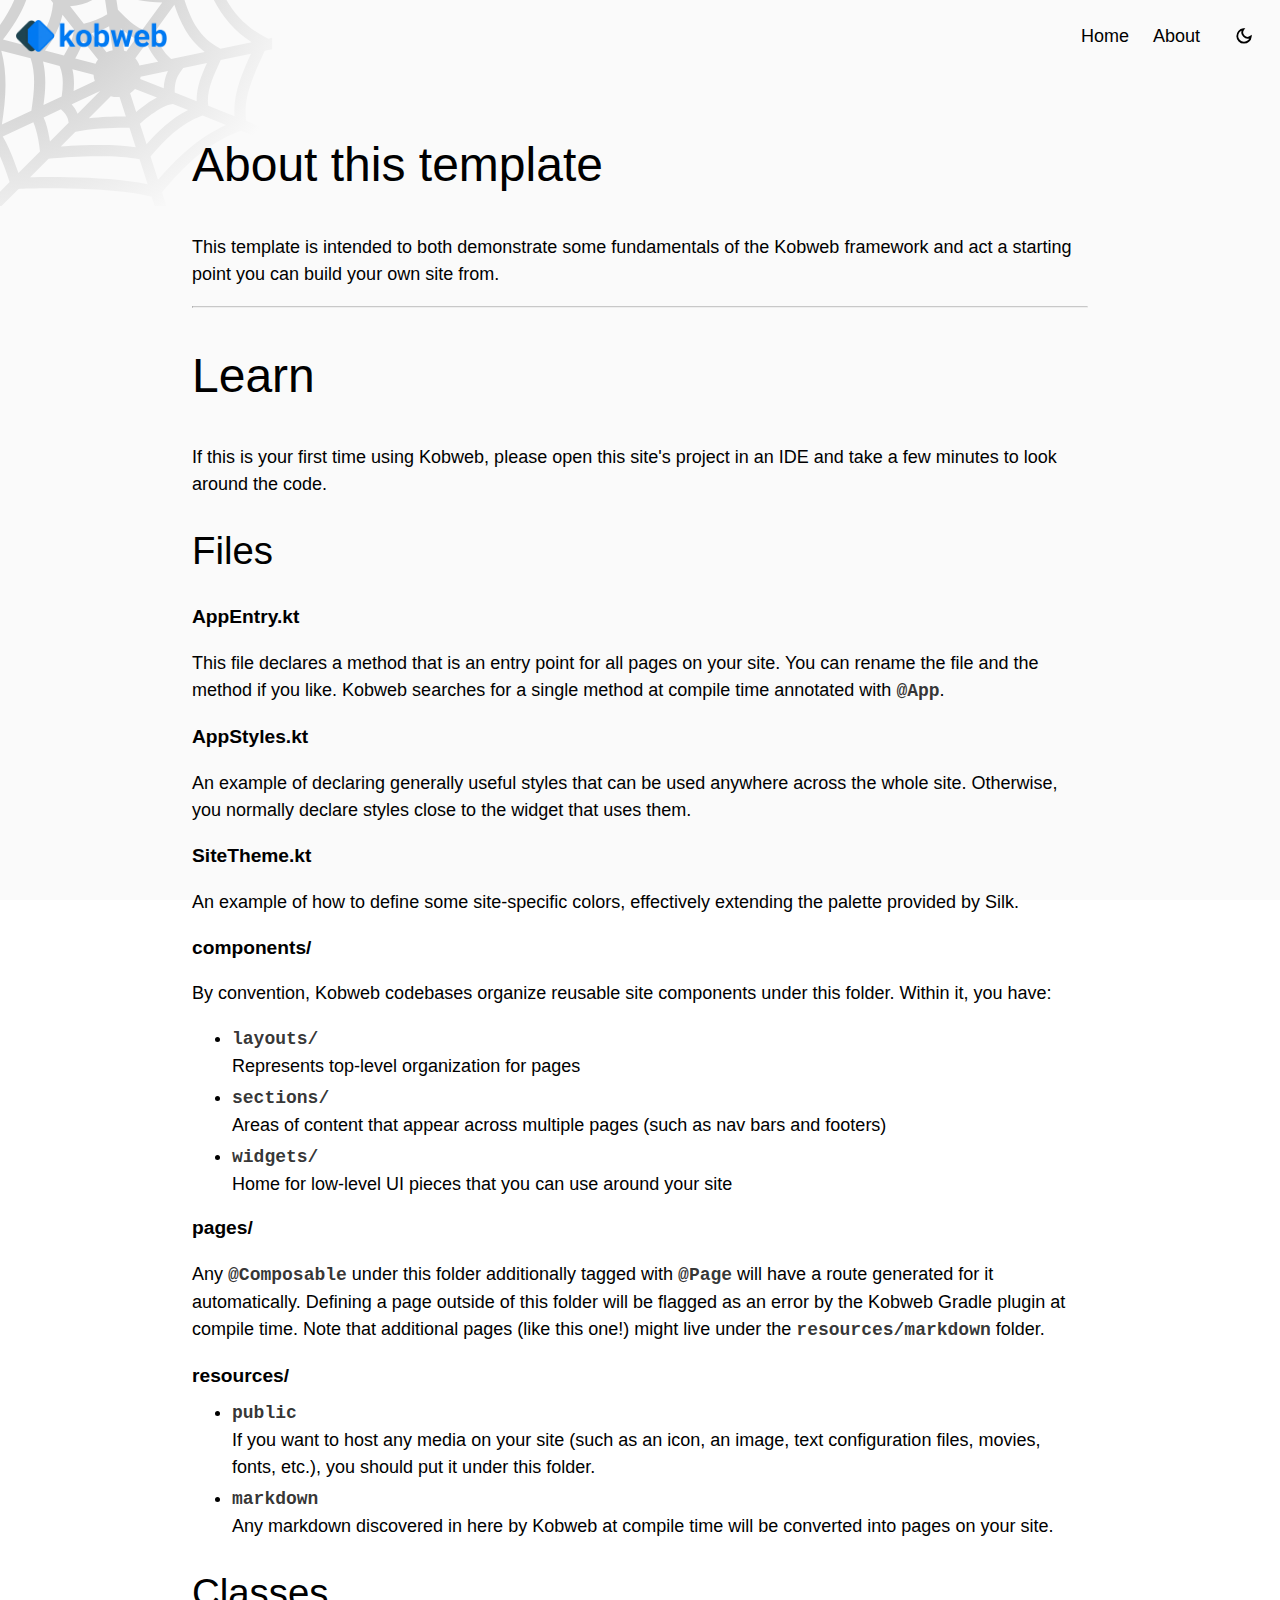
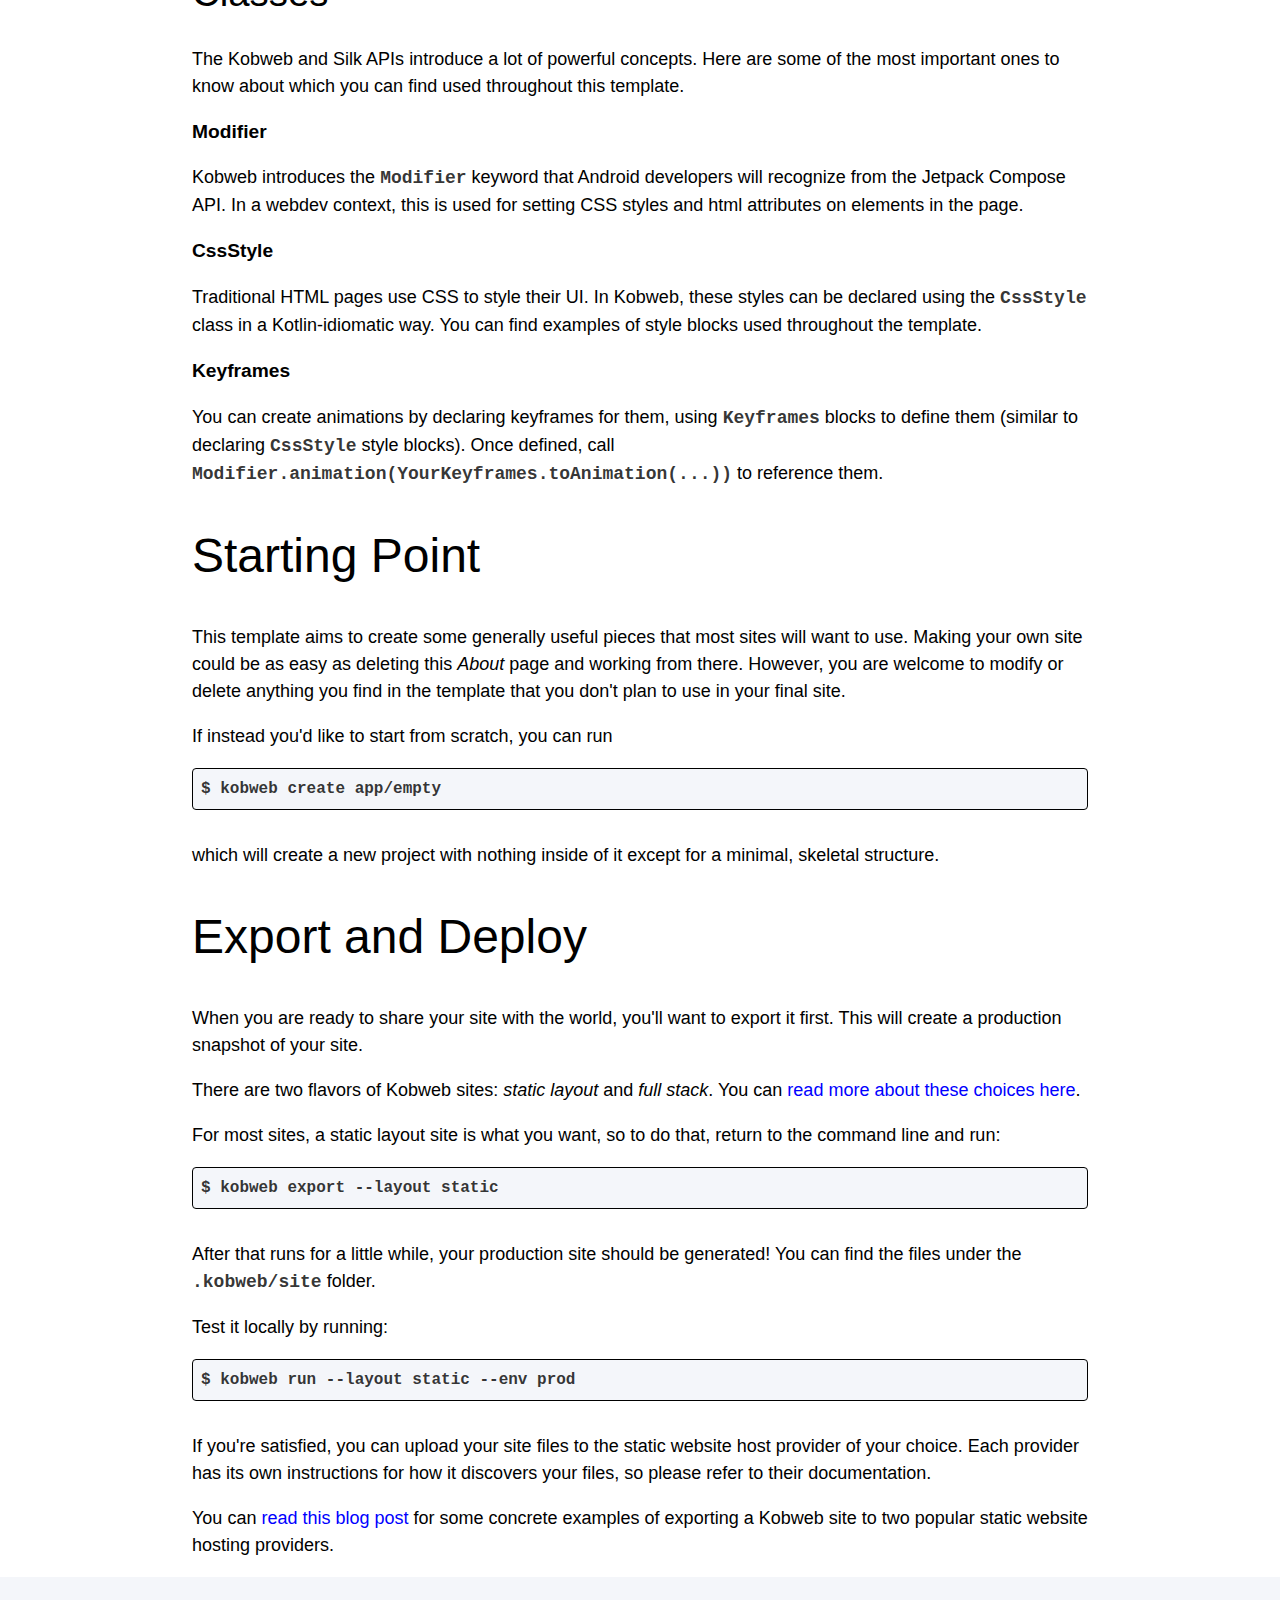
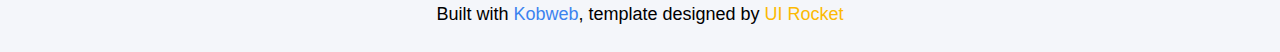
<file: about.html>
<!doctype html>
<html lang="en" class="silk-light">
 <head>
  <meta http-equiv="Content-Type" content="text/html; charset=UTF-8">
  <title>Kobweb - About</title>
  <meta content="Powered by Kobweb" name="description">
  <link href="/favicon.ico" rel="icon">
  <meta content="width=device-width, initial-scale=1" name="viewport">
  <link href="https://cdnjs.cloudflare.com/ajax/libs/font-awesome/6.5.2/css/all.min.css" rel="stylesheet">
 </head>
 <body>
  <div id="_kobweb-root" style="width: 100%; height: 100%;">
   <style>@layer reset-compat, reset, kobweb-compose-compat, kobweb-compose, base-compat, base, component-styles-compat, component-styles, component-variants-compat, component-variants, restricted-styles-compat, restricted-styles, general-styles-compat, general-styles;@layer reset {  html, body { padding: 0px; margin: 0px; }  * { box-sizing: border-box; }}</style>
   <style>@layer reset-compat, reset, kobweb-compose-compat, kobweb-compose, base-compat, base, component-styles-compat, component-styles, component-variants-compat, component-variants, restricted-styles-compat, restricted-styles, general-styles-compat, general-styles;@layer kobweb-compose {  .kobweb-box { display: grid; grid-template-columns: minmax(0px, 1fr); grid-template-rows: minmax(0px, 1fr); }  .kobweb-box > * { grid-area: 1 / 1; }  .kobweb-box.kobweb-align-top-start { place-items: start; }  .kobweb-box.kobweb-align-top-center { place-items: start center; }  .kobweb-box.kobweb-align-top-end { place-items: start end; }  .kobweb-box.kobweb-align-center-start { place-items: center start; }  .kobweb-box.kobweb-align-center { place-items: center; }  .kobweb-box.kobweb-align-center-end { place-items: center end; }  .kobweb-box.kobweb-align-bottom-start { place-items: end start; }  .kobweb-box.kobweb-align-bottom-center { place-items: end center; }  .kobweb-box.kobweb-align-bottom-end { place-items: end; }  .kobweb-box > .kobweb-align-top-start-self { place-self: start; }  .kobweb-box > .kobweb-align-top-center-self { place-self: start center; }  .kobweb-box > .kobweb-align-top-end-self { place-self: start end; }  .kobweb-box > .kobweb-align-center-start-self { place-self: center start; }  .kobweb-box > .kobweb-align-center-self { place-self: center; }  .kobweb-box > .kobweb-align-center-end-self { place-self: center end; }  .kobweb-box > .kobweb-align-bottom-start-self { place-self: end start; }  .kobweb-box > .kobweb-align-bottom-center-self { place-self: end center; }  .kobweb-box > .kobweb-align-bottom-end-self { place-self: end; }  .kobweb-col { display: flex; flex-direction: column; }  .kobweb-col.kobweb-arrange-top { justify-content: flex-start; }  .kobweb-col.kobweb-arrange-center { justify-content: center; }  .kobweb-col.kobweb-arrange-bottom { justify-content: flex-end; }  .kobweb-col.kobweb-arrange-space-evenly { justify-content: space-evenly; }  .kobweb-col.kobweb-arrange-space-between { justify-content: space-between; }  .kobweb-col.kobweb-arrange-space-around { justify-content: space-around; }  .kobweb-col.kobweb-align-start { align-items: flex-start; }  .kobweb-col.kobweb-align-center-horiz { align-items: center; }  .kobweb-col.kobweb-align-end { align-items: flex-end; }  .kobweb-col > .kobweb-align-start-self { align-self: flex-start; }  .kobweb-col > .kobweb-align-center-horiz-self { align-self: center; }  .kobweb-col > .kobweb-align-end-self { align-self: flex-end; }  .kobweb-row { display: flex; flex-direction: row; }  .kobweb-row.kobweb-arrange-start { justify-content: flex-start; }  .kobweb-row.kobweb-arrange-center { justify-content: center; }  .kobweb-row.kobweb-arrange-end { justify-content: flex-end; }  .kobweb-row.kobweb-arrange-space-evenly { justify-content: space-evenly; }  .kobweb-row.kobweb-arrange-space-between { justify-content: space-between; }  .kobweb-row.kobweb-arrange-space-around { justify-content: space-around; }  .kobweb-row.kobweb-align-top { align-items: flex-start; }  .kobweb-row.kobweb-align-center-vert { align-items: center; }  .kobweb-row.kobweb-align-bottom { align-items: flex-end; }  .kobweb-row > .kobweb-align-top-self { align-self: flex-start; }  .kobweb-row > .kobweb-align-center-vert-self { align-self: center; }  .kobweb-row > .kobweb-align-bottom-self { align-self: flex-end; }  .kobweb-spacer { flex-grow: 1; }  .kobweb-row.kobweb-arrange-spaced-by { column-gap: var(--kobweb-arrange-spaced-by); }  .kobweb-col.kobweb-arrange-spaced-by { row-gap: var(--kobweb-arrange-spaced-by); }}</style>
   <style>@layer reset-compat, reset, kobweb-compose-compat, kobweb-compose, base-compat, base, component-styles-compat, component-styles, component-variants-compat, component-variants, restricted-styles-compat, restricted-styles, general-styles-compat, general-styles;.silk-light { color-scheme: light; --silk-background-color: rgb(250, 250, 250); --silk-color: black; --silk-border-color: rgba(0, 0, 0, 0.2); --silk-focus-outline-color: rgba(33, 150, 243, 0.5); --silk-placeholder-color: rgb(158, 158, 158); --silk-button-background-default-color: rgb(204, 204, 204); --silk-button-background-hover-color: rgb(163, 163, 163); --silk-button-background-pressed-color: rgb(122, 122, 122); --silk-checkbox-icon-background-color: rgb(33, 150, 243); --silk-checkbox-icon-background-hover-color: rgb(30, 136, 229); --silk-checkbox-icon-color: white; --silk-input-border-hover-color: rgb(158, 158, 158); --silk-input-border-invalid-color: rgb(183, 28, 28); --silk-input-filled-color: rgb(238, 238, 238); --silk-input-filled-hover-color: rgb(214, 214, 214); --silk-input-filled-focus-color: transparent; --silk-overlay-background-color: rgba(0, 0, 0, 0.5); --silk-switch-thumb-color: white; --silk-tab-color: black; --silk-tab-background-color: white; --silk-tab-disabled-background-color: white; --silk-tab-hover-background-color: lightgray; --silk-tab-pressed-background-color: whitesmoke; --silk-tooltip-background-color: black; --silk-tooltip-color: white; }.silk-dark { color-scheme: dark; --silk-background-color: rgb(6, 8, 11); --silk-color: white; --silk-border-color: rgba(255, 255, 255, 0.2); --silk-focus-outline-color: rgba(33, 150, 243, 0.5); --silk-placeholder-color: rgb(158, 158, 158); --silk-button-background-default-color: rgb(51, 51, 51); --silk-button-background-hover-color: rgb(92, 92, 92); --silk-button-background-pressed-color: rgb(133, 133, 133); --silk-checkbox-icon-background-color: rgb(144, 202, 249); --silk-checkbox-icon-background-hover-color: rgb(100, 181, 246); --silk-checkbox-icon-color: black; --silk-input-border-hover-color: rgb(117, 117, 117); --silk-input-border-invalid-color: rgb(229, 115, 115); --silk-input-filled-color: rgb(33, 33, 33); --silk-input-filled-hover-color: rgb(56, 56, 56); --silk-input-filled-focus-color: transparent; --silk-overlay-background-color: rgba(255, 255, 255, 0.5); --silk-switch-thumb-color: white; --silk-tab-color: white; --silk-tab-background-color: black; --silk-tab-disabled-background-color: black; --silk-tab-hover-background-color: darkslategray; --silk-tab-pressed-background-color: darkgray; --silk-tooltip-background-color: white; --silk-tooltip-color: black; }.silk-light { --silk-link-default-color: blue; --silk-link-visited-color: purple; }.silk-dark { --silk-link-default-color: cyan; --silk-link-visited-color: violet; }@media (prefers-reduced-motion: no-preference) {  html { scroll-behavior: smooth; }}body { font-family: -apple-system, BlinkMacSystemFont, "Segoe UI", Roboto, Oxygen, Ubuntu, Cantarell, "Fira Sans", "Droid Sans", "Helvetica Neue", sans-serif; font-size: 18px; line-height: 1.5; }html, body { height: 100%; }body { scroll-behavior: smooth; }@keyframes silk-checkbox-enabled {   0% { opacity: 0; }  100% { opacity: 1; }}@keyframes side-menu-slide-in {   0% { translate: 100%; }  100% { }}@keyframes hand-shake {   0% { rotate: 0deg; }  25% { rotate: 20deg; }  50% { rotate: -10deg; }  75% { rotate: 10deg; }  100% { rotate: 0deg; }}@keyframes floating {   0% { translate: 0%; }  50% { translate: 0% -15px; }  100% { translate: 0%; }}@scope (.silk-light, .silk-dark) {  @layer component-styles {  :where(&).silk-input, .silk-input { appearance: none; color: var(--silk-color); height: var(--silk-input-height); font-size: var(--silk-input-font-size); background-color: transparent; outline: transparent solid 0px; border: 0px solid transparent; transition: border-color var(--silk-input-color-transition-duration, var(--silk-transition-duration-normal, 200ms)), box-shadow var(--silk-input-color-transition-duration, var(--silk-transition-duration-normal, 200ms)), background-color var(--silk-input-color-transition-duration, var(--silk-transition-duration-normal, 200ms)); }}}@scope (.silk-light, .silk-dark) {  @layer component-styles {  :where(&).silk-input::placeholder, .silk-input::placeholder { opacity: var(--silk-input-placeholder-opacity, var(--silk-placeholder-opacity, 1)); color: var(--silk-input-placeholder-color, var(--silk-placeholder-color)); }}}@scope (.silk-light, .silk-dark) {  @layer component-styles {  :where(&).silk-input-group, .silk-input-group { outline: transparent solid 0px; border: 0px solid transparent; border-radius: var(--silk-input-border-radius); font-size: var(--silk-input-font-size); }}}@scope (.silk-light, .silk-dark) {  @layer general-styles {  :where(&).silk-disabled, .silk-disabled { opacity: 0.5; cursor: not-allowed; }}}@scope (.silk-light, .silk-dark) {  @layer general-styles {  :where(&).silk-smooth-color, .silk-smooth-color { transition: background-color var(--silk-smooth-color-transition-duration, var(--silk-transition-duration-normal, 200ms)); }}}@scope (.silk-light, .silk-dark) {  @layer component-styles {  :where(&).silk-button, .silk-button { color: var(--silk-button-color, var(--silk-color)); background-color: var(--silk-button-background-default-color); line-height: 1.2; height: var(--silk-button-height); min-width: var(--silk-button-height); font-size: var(--silk-button-font-size); font-weight: 600; white-space: nowrap; padding: 0px var(--silk-button-padding-horizontal); vertical-align: middle; border-radius: 0.375rem; border-width: 0px; user-select: none; transition: background-color var(--silk-button-color-transition-duration, var(--silk-transition-duration-normal, 200ms)); }}}@scope (.silk-light, .silk-dark) {  @layer component-styles {  :where(&).silk-button:hover:not([aria-disabled="true"]), .silk-button:hover:not([aria-disabled="true"]) { background-color: var(--silk-button-background-hover-color); cursor: pointer; }}}@scope (.silk-light, .silk-dark) {  @layer component-styles {  :where(&).silk-button:focus-visible:not([aria-disabled="true"]), .silk-button:focus-visible:not([aria-disabled="true"]) { outline: transparent solid 2px; box-shadow: 0px 0px 0 0.1875rem var(--silk-button-background-focus-color, var(--silk-focus-outline-color)); }}}@scope (.silk-light, .silk-dark) {  @layer component-styles {  :where(&).silk-button:active:not([aria-disabled="true"]), .silk-button:active:not([aria-disabled="true"]) { background-color: var(--silk-button-background-pressed-color); }}}@scope (.silk-light, .silk-dark) {  @layer component-styles {  :where(&).silk-callout, .silk-callout { text-align: start; margin-block: 1em; }}}@scope (.silk-light, .silk-dark) {  @layer component-styles {  :where(&).silk-callout > .callout-title, .silk-callout > .callout-title { display: flex; align-items: center; font-weight: 500; font-size: var(--silk-callout-title-font-size); gap: var(--silk-callout-title-gap, 0.5rem); line-height: var(--silk-callout-title-line-height, 1); }}}@scope (.silk-light, .silk-dark) {  @layer component-styles {  :where(&).silk-checkbox, .silk-checkbox { gap: var(--silk-checkbox-spacing, 0.5rem); user-select: none; font-size: var(--silk-checkbox-font-size); cursor: pointer; position: relative; }}}@scope (.silk-light, .silk-dark) {  @layer component-styles {  :where(&).silk-checkbox-icon-container, .silk-checkbox-icon-container { font-size: var(--silk-checkbox-icon-size); width: var(--silk-checkbox-size); height: var(--silk-checkbox-size); border: var(--silk-checkbox-border-width, 0.125rem) solid var(--silk-checkbox-border-color, var(--silk-border-color)); border-radius: var(--silk-checkbox-border-radius, 0.125rem); transition: background-color var(--silk-checkbox-transition-duration, var(--silk-transition-duration-very-fast, 100ms)), border-color var(--silk-checkbox-transition-duration, var(--silk-transition-duration-very-fast, 100ms)); }}}@scope (.silk-light, .silk-dark) {  @layer component-styles {  :where(&).silk-checkbox-icon, .silk-checkbox-icon { width: var(--silk-checkbox-size); height: var(--silk-checkbox-size); color: var(--silk-checkbox-icon-color); }}}@scope (.silk-light, .silk-dark) {  @layer component-styles {  :where(&).silk-overlay, .silk-overlay { background-color: var(--silk-overlay-background-color); }}}@scope (.silk-light, .silk-dark) {  @layer component-styles {  :where(&).silk-popup, .silk-popup { transition: opacity var(--silk-popup-transition-duration, var(--silk-transition-duration-fast, 150ms)); }}}@scope (.silk-light, .silk-dark) {  @layer component-styles {  :where(&).silk-simple-grid, .silk-simple-grid { display: grid; }}}@scope (.silk-light, .silk-dark) {  @media (min-width: 0px) {  @layer component-styles {  :where(&).silk-simple-grid, .silk-simple-grid { grid-template-columns: repeat(var(--silk-simple-grid-col-count-zero), 1fr); }}}}@scope (.silk-light, .silk-dark) {  @media (min-width: 30rem) {  @layer component-styles {  :where(&).silk-simple-grid, .silk-simple-grid { grid-template-columns: repeat(var(--silk-simple-grid-col-count-sm), 1fr); }}}}@scope (.silk-light, .silk-dark) {  @media (min-width: 48rem) {  @layer component-styles {  :where(&).silk-simple-grid, .silk-simple-grid { grid-template-columns: repeat(var(--silk-simple-grid-col-count-md), 1fr); }}}}@scope (.silk-light, .silk-dark) {  @media (min-width: 62rem) {  @layer component-styles {  :where(&).silk-simple-grid, .silk-simple-grid { grid-template-columns: repeat(var(--silk-simple-grid-col-count-lg), 1fr); }}}}@scope (.silk-light, .silk-dark) {  @media (min-width: 80rem) {  @layer component-styles {  :where(&).silk-simple-grid, .silk-simple-grid { grid-template-columns: repeat(var(--silk-simple-grid-col-count-xl), 1fr); }}}}@scope (.silk-light, .silk-dark) {  @layer component-styles {  :where(&).silk-surface, .silk-surface { background-color: var(--silk-surface-background-color, var(--silk-background-color)); color: var(--silk-surface-color, var(--silk-color)); }}}@scope (.silk-light, .silk-dark) {  @layer component-styles {  :where(&).silk-horizontal-divider, .silk-horizontal-divider { border-top: 1px solid var(--silk-divider-color, var(--silk-border-color)); width: 100%; }}}@scope (.silk-light, .silk-dark) {  @layer component-styles {  :where(&).silk-vertical-divider, .silk-vertical-divider { border-left: 1px solid var(--silk-divider-color, var(--silk-border-color)); height: var(--silk-divider-length, 90%); }}}@scope (.silk-light, .silk-dark) {  @layer component-styles {  :where(&).silk-switch, .silk-switch { position: relative; }}}@scope (.silk-light, .silk-dark) {  @layer component-styles {  :where(&).silk-switch-track, .silk-switch-track { width: var(--silk-switch-track-width); min-width: var(--silk-switch-track-width); height: var(--silk-switch-track-height); min-height: var(--silk-switch-track-height); padding: var(--silk-switch-track-padding); border-radius: var(--silk-switch-border-radius, 9999px); background-color: var(--silk-switch-track-background-color); transition: background-color var(--silk-switch-transition-duration, var(--silk-transition-duration-fast, 150ms)); box-sizing: content-box; }}}@scope (.silk-light, .silk-dark) {  @layer component-styles {  :where(&).silk-switch-track:hover:not([aria-disabled="true"]), .silk-switch-track:hover:not([aria-disabled="true"]) { cursor: pointer; }}}@scope (.silk-light, .silk-dark) {  @layer component-styles {  :where(&).silk-switch-thumb, .silk-switch-thumb { width: var(--silk-switch-track-height); height: var(--silk-switch-track-height); border-radius: var(--silk-switch-border-radius, 9999px); background-color: var(--silk-switch-thumb-color); translate: var(--silk-switch-thumb-offset); transition: translate var(--silk-switch-transition-duration, var(--silk-transition-duration-fast, 150ms)); }}}@scope (.silk-light, .silk-dark) {  @layer component-styles {  :where(&).silk-tabs-tab-row, .silk-tabs-tab-row { width: 100%; border-bottom: var(--silk-tab-border-thickness, 2px) solid var(--silk-tab-border-color, var(--silk-border-color)); }}}@scope (.silk-light, .silk-dark) {  @layer component-styles {  :where(&).silk-tabs-tab, .silk-tabs-tab { cursor: pointer; transition: background-color var(--silk-tab-color-transition-duration, var(--silk-transition-duration-normal, 200ms)), color var(--silk-tab-color-transition-duration, var(--silk-transition-duration-normal, 200ms)), border-color var(--silk-tab-color-transition-duration, var(--silk-transition-duration-normal, 200ms)); background-color: var(--silk-tab-background-color); color: var(--silk-tab-color); user-select: none; padding: 0.5rem; margin: 0px 0px calc(-1 * var(--silk-tab-border-thickness, 2px)); border-bottom: var(--silk-tab-border-thickness, 2px) solid var(--silk-tab-border-color, var(--silk-border-color)); }}}@scope (.silk-light, .silk-dark) {  @layer component-styles {  :where(&).silk-tabs-tab[aria-disabled="true"], .silk-tabs-tab[aria-disabled="true"] { background-color: var(--silk-tab-disabled-background-color); cursor: not-allowed; }}}@scope (.silk-light, .silk-dark) {  @layer component-styles {  :where(&).silk-tabs-tab:hover:not([aria-disabled="true"]), .silk-tabs-tab:hover:not([aria-disabled="true"]) { background-color: var(--silk-tab-hover-background-color); }}}@scope (.silk-light, .silk-dark) {  @layer component-styles {  :where(&).silk-tabs-tab:active:not([aria-disabled="true"]), .silk-tabs-tab:active:not([aria-disabled="true"]) { background-color: var(--silk-tab-pressed-background-color); }}}@scope (.silk-light, .silk-dark) {  @layer component-styles {  :where(&).silk-tabs-panel, .silk-tabs-panel { padding: 1rem; width: 100%; flex-grow: 1; overflow-y: auto; }}}@scope (.silk-light, .silk-dark) {  @layer component-styles {  :where(&).silk-tooltip-arrow, .silk-tooltip-arrow { position: absolute; border-width: 5px; border-style: solid; }}}@scope (.silk-light, .silk-dark) {  @layer component-styles {  :where(&).silk-tooltip, .silk-tooltip { position: relative; background-color: var(--silk-tooltip-background-color); color: var(--silk-tooltip-color); border-radius: 6px; }}}@scope (.silk-light, .silk-dark) {  @layer component-styles {  :where(&).silk-tooltip-text, .silk-tooltip-text { padding: 5px; }}}@scope (.silk-light, .silk-dark) {  @layer restricted-styles {  :where(&).silk-button-size_xs, .silk-button-size_xs { --silk-button-font-size: var(--silk-font-size-xs, 0.75rem); --silk-button-height: 1.5rem; --silk-button-padding-horizontal: 0.5rem; }}}@scope (.silk-light, .silk-dark) {  @layer restricted-styles {  :where(&).silk-button-size_sm, .silk-button-size_sm { --silk-button-font-size: var(--silk-font-size-sm, 0.875rem); --silk-button-height: 2rem; --silk-button-padding-horizontal: 0.75rem; }}}@scope (.silk-light, .silk-dark) {  @layer restricted-styles {  :where(&).silk-button-size_md, .silk-button-size_md { --silk-button-font-size: var(--silk-font-size-md, 1rem); --silk-button-height: 2.5rem; --silk-button-padding-horizontal: 1rem; }}}@scope (.silk-light, .silk-dark) {  @layer restricted-styles {  :where(&).silk-button-size_lg, .silk-button-size_lg { --silk-button-font-size: var(--silk-font-size-lg, 1.125rem); --silk-button-height: 3rem; --silk-button-padding-horizontal: 1.5rem; }}}@scope (.silk-light, .silk-dark) {  @layer restricted-styles {  :where(&).silk-checkbox-size_sm, .silk-checkbox-size_sm { --silk-checkbox-size: 0.875rem; --silk-checkbox-icon-size: 0.45rem; --silk-checkbox-font-size: var(--silk-font-size-sm, 0.875rem); }}}@scope (.silk-light, .silk-dark) {  @layer restricted-styles {  :where(&).silk-checkbox-size_md, .silk-checkbox-size_md { --silk-checkbox-size: 1rem; --silk-checkbox-icon-size: 0.625rem; --silk-checkbox-font-size: var(--silk-font-size-md, 1rem); }}}@scope (.silk-light, .silk-dark) {  @layer restricted-styles {  :where(&).silk-checkbox-size_lg, .silk-checkbox-size_lg { --silk-checkbox-size: 1.25rem; --silk-checkbox-icon-size: 0.8rem; --silk-checkbox-font-size: var(--silk-font-size-lg, 1.125rem); }}}@scope (.silk-light, .silk-dark) {  @layer restricted-styles {  :where(&).silk-input-size_xs, .silk-input-size_xs { --silk-input-font-size: var(--silk-font-size-xs, 0.75rem); --silk-input-height: 1.25rem; --silk-input-padding: 0.375rem; --silk-input-border-radius: var(--silk-border-radius-xs, 0.125rem); }}}@scope (.silk-light, .silk-dark) {  @layer restricted-styles {  :where(&).silk-input-size_sm, .silk-input-size_sm { --silk-input-font-size: var(--silk-font-size-sm, 0.875rem); --silk-input-height: 1.75rem; --silk-input-padding: 0.5rem; --silk-input-border-radius: var(--silk-border-radius-sm, 0.25rem); }}}@scope (.silk-light, .silk-dark) {  @layer restricted-styles {  :where(&).silk-input-size_md, .silk-input-size_md { --silk-input-font-size: var(--silk-font-size-md, 1rem); --silk-input-height: 2.25rem; --silk-input-padding: 0.625rem; --silk-input-border-radius: var(--silk-border-radius-md, 0.375rem); }}}@scope (.silk-light, .silk-dark) {  @layer restricted-styles {  :where(&).silk-input-size_lg, .silk-input-size_lg { --silk-input-font-size: var(--silk-font-size-lg, 1.125rem); --silk-input-height: 2.5rem; --silk-input-padding: 0.75rem; --silk-input-border-radius: var(--silk-border-radius-md, 0.375rem); }}}@scope (.silk-light, .silk-dark) {  @layer restricted-styles {  :where(&).silk-switch-size_sm, .silk-switch-size_sm { --silk-switch-track-width: 1.375rem; --silk-switch-track-height: 0.75rem; --silk-switch-track-padding: 0.188rem; }}}@scope (.silk-light, .silk-dark) {  @layer restricted-styles {  :where(&).silk-switch-size_md, .silk-switch-size_md { --silk-switch-track-width: 1.875rem; --silk-switch-track-height: 1rem; --silk-switch-track-padding: 0.188rem; }}}@scope (.silk-light, .silk-dark) {  @layer restricted-styles {  :where(&).silk-switch-size_lg, .silk-switch-size_lg { --silk-switch-track-width: 2.875rem; --silk-switch-track-height: 1.5rem; --silk-switch-track-padding: 0.188rem; }}}@scope (.silk-light) to (.silk-dark) {  @layer restricted-styles {  :where(&).silk-callout-type_caution, .silk-callout-type_caution { --silk-callout-color: crimson; --silk-callout-background-color: rgba(220, 20, 60, 0.15); }}}@scope (.silk-dark) to (.silk-light) {  @layer restricted-styles {  :where(&).silk-callout-type_caution, .silk-callout-type_caution { --silk-callout-color: red; --silk-callout-background-color: rgba(255, 0, 0, 0.2); }}}@layer restricted-styles-compat {  .silk-callout-type_caution_light { --silk-callout-color: crimson; --silk-callout-background-color: rgba(220, 20, 60, 0.15); }}@layer restricted-styles-compat {  .silk-callout-type_caution_dark { --silk-callout-color: red; --silk-callout-background-color: rgba(255, 0, 0, 0.2); }}@scope (.silk-light) to (.silk-dark) {  @layer restricted-styles {  :where(&).silk-callout-type_important, .silk-callout-type_important { --silk-callout-color: darkorchid; --silk-callout-background-color: rgba(153, 50, 204, 0.15); }}}@scope (.silk-dark) to (.silk-light) {  @layer restricted-styles {  :where(&).silk-callout-type_important, .silk-callout-type_important { --silk-callout-color: darkorchid; --silk-callout-background-color: rgba(153, 50, 204, 0.2); }}}@layer restricted-styles-compat {  .silk-callout-type_important_light { --silk-callout-color: darkorchid; --silk-callout-background-color: rgba(153, 50, 204, 0.15); }}@layer restricted-styles-compat {  .silk-callout-type_important_dark { --silk-callout-color: darkorchid; --silk-callout-background-color: rgba(153, 50, 204, 0.2); }}@scope (.silk-light) to (.silk-dark) {  @layer restricted-styles {  :where(&).silk-callout-type_note, .silk-callout-type_note { --silk-callout-color: dodgerblue; --silk-callout-background-color: rgba(30, 144, 255, 0.15); }}}@scope (.silk-dark) to (.silk-light) {  @layer restricted-styles {  :where(&).silk-callout-type_note, .silk-callout-type_note { --silk-callout-color: dodgerblue; --silk-callout-background-color: rgba(30, 144, 255, 0.2); }}}@layer restricted-styles-compat {  .silk-callout-type_note_light { --silk-callout-color: dodgerblue; --silk-callout-background-color: rgba(30, 144, 255, 0.15); }}@layer restricted-styles-compat {  .silk-callout-type_note_dark { --silk-callout-color: dodgerblue; --silk-callout-background-color: rgba(30, 144, 255, 0.2); }}@scope (.silk-light) to (.silk-dark) {  @layer restricted-styles {  :where(&).silk-callout-type_question, .silk-callout-type_question { --silk-callout-color: seagreen; --silk-callout-background-color: rgba(46, 139, 87, 0.15); }}}@scope (.silk-dark) to (.silk-light) {  @layer restricted-styles {  :where(&).silk-callout-type_question, .silk-callout-type_question { --silk-callout-color: aquamarine; --silk-callout-background-color: rgba(127, 255, 212, 0.2); }}}@layer restricted-styles-compat {  .silk-callout-type_question_light { --silk-callout-color: seagreen; --silk-callout-background-color: rgba(46, 139, 87, 0.15); }}@layer restricted-styles-compat {  .silk-callout-type_question_dark { --silk-callout-color: aquamarine; --silk-callout-background-color: rgba(127, 255, 212, 0.2); }}@scope (.silk-light) to (.silk-dark) {  @layer restricted-styles {  :where(&).silk-callout-type_quote, .silk-callout-type_quote { --silk-callout-color: gray; --silk-callout-background-color: rgba(128, 128, 128, 0.15); }}}@scope (.silk-dark) to (.silk-light) {  @layer restricted-styles {  :where(&).silk-callout-type_quote, .silk-callout-type_quote { --silk-callout-color: gray; --silk-callout-background-color: rgba(128, 128, 128, 0.2); }}}@layer restricted-styles-compat {  .silk-callout-type_quote_light { --silk-callout-color: gray; --silk-callout-background-color: rgba(128, 128, 128, 0.15); }}@layer restricted-styles-compat {  .silk-callout-type_quote_dark { --silk-callout-color: gray; --silk-callout-background-color: rgba(128, 128, 128, 0.2); }}@scope (.silk-light) to (.silk-dark) {  @layer restricted-styles {  :where(&).silk-callout-type_tip, .silk-callout-type_tip { --silk-callout-color: limegreen; --silk-callout-background-color: rgba(50, 205, 50, 0.15); }}}@scope (.silk-dark) to (.silk-light) {  @layer restricted-styles {  :where(&).silk-callout-type_tip, .silk-callout-type_tip { --silk-callout-color: limegreen; --silk-callout-background-color: rgba(50, 205, 50, 0.2); }}}@layer restricted-styles-compat {  .silk-callout-type_tip_light { --silk-callout-color: limegreen; --silk-callout-background-color: rgba(50, 205, 50, 0.15); }}@layer restricted-styles-compat {  .silk-callout-type_tip_dark { --silk-callout-color: limegreen; --silk-callout-background-color: rgba(50, 205, 50, 0.2); }}@scope (.silk-light) to (.silk-dark) {  @layer restricted-styles {  :where(&).silk-callout-type_warning, .silk-callout-type_warning { --silk-callout-color: darkorange; --silk-callout-background-color: rgba(255, 140, 0, 0.15); }}}@scope (.silk-dark) to (.silk-light) {  @layer restricted-styles {  :where(&).silk-callout-type_warning, .silk-callout-type_warning { --silk-callout-color: orange; --silk-callout-background-color: rgba(255, 165, 0, 0.2); }}}@layer restricted-styles-compat {  .silk-callout-type_warning_light { --silk-callout-color: darkorange; --silk-callout-background-color: rgba(255, 140, 0, 0.15); }}@layer restricted-styles-compat {  .silk-callout-type_warning_dark { --silk-callout-color: orange; --silk-callout-background-color: rgba(255, 165, 0, 0.2); }}@scope (.silk-light, .silk-dark) {  @layer component-styles {  :where(&).silk-link, .silk-link { text-decoration-line: none; }}}@scope (.silk-light, .silk-dark) {  @layer component-styles {  :where(&).silk-link:link, .silk-link:link { color: var(--silk-link-default-color); }}}@scope (.silk-light, .silk-dark) {  @layer component-styles {  :where(&).silk-link:visited, .silk-link:visited { color: var(--silk-link-visited-color); }}}@scope (.silk-light, .silk-dark) {  @layer component-styles {  :where(&).silk-link:hover, .silk-link:hover { text-decoration-line: underline; }}}@scope (.silk-light, .silk-dark) {  @layer component-styles {  :where(&).silk-toc, .silk-toc { list-style: none; text-align: start; padding: 0rem; }}}@scope (.silk-light, .silk-dark) {  @layer general-styles {  :where(&).headline-text, .headline-text { font-size: 2rem; text-align: start; line-height: 1.2; }}}@scope (.silk-light) to (.silk-dark) {  @layer general-styles {  :where(&).subheadline-text, .subheadline-text { font-size: 1rem; text-align: start; color: rgba(0, 0, 0, 0.8); }}}@scope (.silk-dark) to (.silk-light) {  @layer general-styles {  :where(&).subheadline-text, .subheadline-text { font-size: 1rem; text-align: start; color: rgba(255, 255, 255, 0.8); }}}@layer general-styles-compat {  .subheadline-text_light { font-size: 1rem; text-align: start; color: rgba(0, 0, 0, 0.8); }}@layer general-styles-compat {  .subheadline-text_dark { font-size: 1rem; text-align: start; color: rgba(255, 255, 255, 0.8); }}@scope (.silk-light) to (.silk-dark) {  @layer general-styles {  :where(&).footer, .footer { background-color: rgb(244, 246, 250); padding: 1.5rem 10%; }}}@scope (.silk-dark) to (.silk-light) {  @layer general-styles {  :where(&).footer, .footer { background-color: rgb(19, 23, 31); padding: 1.5rem 10%; }}}@layer general-styles-compat {  .footer_light { background-color: rgb(244, 246, 250); padding: 1.5rem 10%; }}@layer general-styles-compat {  .footer_dark { background-color: rgb(19, 23, 31); padding: 1.5rem 10%; }}@scope (.silk-light, .silk-dark) {  @layer general-styles {  :where(&).nav-header, .nav-header { width: 100%; padding: 1rem; }}}@scope (.silk-light, .silk-dark) {  @layer general-styles {  :where(&).markdown, .markdown { width: 100%; height: 100%; }}}@scope (.silk-light, .silk-dark) {  @layer general-styles {  :where(&).markdown h1, .markdown h1 { font-size: 3rem; font-weight: 400; margin: 0px 0px 2.5rem; line-height: 1.2; }}}@scope (.silk-light, .silk-dark) {  @layer general-styles {  :where(&).markdown h2, .markdown h2 { font-size: 3rem; font-weight: 300; margin: 2rem 0px; }}}@scope (.silk-light, .silk-dark) {  @layer general-styles {  :where(&).markdown h3, .markdown h3 { font-size: 2.4rem; font-weight: 300; margin: 1.5rem 0px; }}}@scope (.silk-light, .silk-dark) {  @layer general-styles {  :where(&).markdown h4, .markdown h4 { font-size: 1.2rem; font-weight: bolder; margin: 1rem 0px 0.5rem; }}}@scope (.silk-light, .silk-dark) {  @layer general-styles {  :where(&).markdown ul, .markdown ul { width: 100%; overflow-wrap: break-word; }}}@scope (.silk-light, .silk-dark) {  @layer general-styles {  :where(&).markdown :is(li, ol, ul), .markdown :is(li, ol, ul) { margin: 0px 0px 0.25rem; }}}@scope (.silk-light) to (.silk-dark) {  @layer general-styles {  :where(&).markdown code, .markdown code { color: rgba(0, 0, 0, 0.8); font-weight: bolder; }}}@scope (.silk-dark) to (.silk-light) {  @layer general-styles {  :where(&).markdown code, .markdown code { color: rgba(255, 255, 255, 0.8); font-weight: bolder; }}}@layer general-styles-compat {  .markdown_light code { color: rgba(0, 0, 0, 0.8); font-weight: bolder; }}@layer general-styles-compat {  .markdown_dark code { color: rgba(255, 255, 255, 0.8); font-weight: bolder; }}@scope (.silk-light, .silk-dark) {  @layer general-styles {  :where(&).markdown pre, .markdown pre { margin: 0.5rem 0px 2rem; width: 100%; }}}@scope (.silk-light) to (.silk-dark) {  @layer general-styles {  :where(&).markdown pre > code, .markdown pre > code { display: block; width: 100%; background-color: rgb(244, 246, 250); border: 1px solid black; border-radius: 0.25rem; padding: 0.5rem; font-size: 1rem; overflow-x: auto; }}}@scope (.silk-dark) to (.silk-light) {  @layer general-styles {  :where(&).markdown pre > code, .markdown pre > code { display: block; width: 100%; background-color: rgb(19, 23, 31); border: 1px solid white; border-radius: 0.25rem; padding: 0.5rem; font-size: 1rem; overflow-x: auto; }}}@layer general-styles-compat {  .markdown_light pre > code { display: block; width: 100%; background-color: rgb(244, 246, 250); border: 1px solid black; border-radius: 0.25rem; padding: 0.5rem; font-size: 1rem; overflow-x: auto; }}@layer general-styles-compat {  .markdown_dark pre > code { display: block; width: 100%; background-color: rgb(19, 23, 31); border: 1px solid white; border-radius: 0.25rem; padding: 0.5rem; font-size: 1rem; overflow-x: auto; }}@scope (.silk-light, .silk-dark) {  @layer general-styles {  :where(&).page-content, .page-content { width: 100%; height: 100%; padding: 4rem 2rem 0px; }}}@scope (.silk-light, .silk-dark) {  @media (min-width: 48rem) {  @layer general-styles {  :where(&).page-content, .page-content { max-width: 60rem; }}}}@scope (.silk-light, .silk-dark) {  @layer component-variants {  :where(&).silk-input-outlined, .silk-input-outlined { padding-inline: var(--silk-input-padding) var(--silk-input-padding); border-radius: var(--silk-input-border-radius); border: 1px solid var(--silk-input-border-color, var(--silk-border-color)); }}}@scope (.silk-light, .silk-dark) {  @layer component-variants {  :where(&).silk-input-outlined[aria-invalid="true"], .silk-input-outlined[aria-invalid="true"] { border: 1px solid var(--silk-input-border-invalid-color); box-shadow: 0px 0px 0 1px var(--silk-input-border-invalid-color); }}}@scope (.silk-light, .silk-dark) {  @layer component-variants {  :where(&).silk-input-outlined:hover:not(:disabled), .silk-input-outlined:hover:not(:disabled) { border-color: var(--silk-input-border-hover-color); }}}@scope (.silk-light, .silk-dark) {  @layer component-variants {  :where(&).silk-input-outlined:focus-visible:not(:disabled), .silk-input-outlined:focus-visible:not(:disabled) { border: 1px solid var(--silk-input-border-focus-color, var(--silk-focus-outline-color)); box-shadow: 0px 0px 0 1px var(--silk-input-border-focus-color, var(--silk-focus-outline-color)); }}}@scope (.silk-light, .silk-dark) {  @layer component-variants {  :where(&).silk-input-filled, .silk-input-filled { padding-inline: var(--silk-input-padding) var(--silk-input-padding); background-color: var(--silk-input-filled-color); border-radius: var(--silk-input-border-radius); border: 1px solid transparent; }}}@scope (.silk-light, .silk-dark) {  @layer component-variants {  :where(&).silk-input-filled:hover:not(:disabled), .silk-input-filled:hover:not(:disabled) { background-color: var(--silk-input-filled-hover-color); }}}@scope (.silk-light, .silk-dark) {  @layer component-variants {  :where(&).silk-input-filled[aria-invalid="true"], .silk-input-filled[aria-invalid="true"] { border-color: var(--silk-input-border-invalid-color); box-shadow: 0px 0px 0 1px var(--silk-input-border-invalid-color); }}}@scope (.silk-light, .silk-dark) {  @layer component-variants {  :where(&).silk-input-filled:focus-visible:not(:disabled), .silk-input-filled:focus-visible:not(:disabled) { background-color: var(--silk-input-filled-focus-color); border-color: var(--silk-input-border-focus-color, var(--silk-focus-outline-color)); box-shadow: 0px 0px 0 1px var(--silk-input-border-focus-color, var(--silk-focus-outline-color)); }}}@scope (.silk-light, .silk-dark) {  @layer component-variants {  :where(&).silk-input-flushed, .silk-input-flushed { border-bottom: 1px solid var(--silk-input-border-color, var(--silk-border-color)); }}}@scope (.silk-light, .silk-dark) {  @layer component-variants {  :where(&).silk-input-flushed[aria-invalid="true"], .silk-input-flushed[aria-invalid="true"] { border-color: var(--silk-input-border-invalid-color); box-shadow: 0px 1px var(--silk-input-border-invalid-color); }}}@scope (.silk-light, .silk-dark) {  @layer component-variants {  :where(&).silk-input-flushed:hover:not(:disabled), .silk-input-flushed:hover:not(:disabled) { border-color: var(--silk-input-border-hover-color); }}}@scope (.silk-light, .silk-dark) {  @layer component-variants {  :where(&).silk-input-flushed:focus-visible:not(:disabled), .silk-input-flushed:focus-visible:not(:disabled) { border-color: var(--silk-input-border-focus-color, var(--silk-focus-outline-color)); box-shadow: 0px 1px var(--silk-input-border-focus-color, var(--silk-focus-outline-color)); }}}@scope (.silk-light, .silk-dark) {  @layer component-variants {  :where(&).silk-callout-left-bordered, .silk-callout-left-bordered { border-left: 0.25em solid var(--silk-callout-color); padding: 0.5rem 1rem; }}}@scope (.silk-light, .silk-dark) {  @layer component-variants {  :where(&).silk-callout-left-bordered > .callout-title, .silk-callout-left-bordered > .callout-title { color: var(--silk-callout-color); margin-bottom: 1rem; }}}@scope (.silk-light, .silk-dark) {  @layer component-variants {  :where(&).silk-callout-left-bordered > .callout-body > p:first-child, .silk-callout-left-bordered > .callout-body > p:first-child { margin-block-start: 0px; }}}@scope (.silk-light, .silk-dark) {  @layer component-variants {  :where(&).silk-callout-left-bordered > .callout-body > p:last-child, .silk-callout-left-bordered > .callout-body > p:last-child { margin-block-end: 0px; }}}@scope (.silk-light, .silk-dark) {  @layer component-variants {  :where(&).silk-callout-left-bordered-filled, .silk-callout-left-bordered-filled { border-left: 0.25em solid var(--silk-callout-color); background-color: var(--silk-callout-background-color); border-radius: 4px; padding: 0.75rem 1rem; box-shadow: rgba(0, 0, 0, 0.12) 0px 1px 2px, rgba(0, 0, 0, 0.08) 0px 3px 10px; }}}@scope (.silk-light, .silk-dark) {  @layer component-variants {  :where(&).silk-callout-left-bordered-filled > .callout-title, .silk-callout-left-bordered-filled > .callout-title { color: var(--silk-callout-color); margin-bottom: 0.75rem; }}}@scope (.silk-light, .silk-dark) {  @layer component-variants {  :where(&).silk-callout-left-bordered-filled > .callout-body > p:first-child, .silk-callout-left-bordered-filled > .callout-body > p:first-child { margin-block-start: 0px; }}}@scope (.silk-light, .silk-dark) {  @layer component-variants {  :where(&).silk-callout-left-bordered-filled > .callout-body > p:last-child, .silk-callout-left-bordered-filled > .callout-body > p:last-child { margin-block-end: 0px; }}}@scope (.silk-light, .silk-dark) {  @layer component-variants {  :where(&).silk-callout-outlined, .silk-callout-outlined { border: 1px solid var(--silk-callout-color); border-radius: 0.2rem; }}}@scope (.silk-light, .silk-dark) {  @layer component-variants {  :where(&).silk-callout-outlined > .callout-title, .silk-callout-outlined > .callout-title { background-color: var(--silk-callout-background-color); padding: 0.75rem; }}}@scope (.silk-light, .silk-dark) {  @layer component-variants {  :where(&).silk-callout-outlined .callout-icon, .silk-callout-outlined .callout-icon { color: var(--silk-callout-color); }}}@scope (.silk-light, .silk-dark) {  @layer component-variants {  :where(&).silk-callout-outlined > .callout-body, .silk-callout-outlined > .callout-body { padding: 0.75rem; }}}@scope (.silk-light, .silk-dark) {  @layer component-variants {  :where(&).silk-callout-outlined > .callout-body > p:first-child, .silk-callout-outlined > .callout-body > p:first-child { margin-block-start: 0px; }}}@scope (.silk-light, .silk-dark) {  @layer component-variants {  :where(&).silk-callout-outlined > .callout-body > p:last-child, .silk-callout-outlined > .callout-body > p:last-child { margin-block-end: 0px; }}}@scope (.silk-light, .silk-dark) {  @layer component-variants {  :where(&).silk-callout-outlined-filled, .silk-callout-outlined-filled { border: 1px solid var(--silk-callout-color); background-color: var(--silk-callout-background-color); border-radius: 4px; padding: 0.75rem; }}}@scope (.silk-light, .silk-dark) {  @layer component-variants {  :where(&).silk-callout-outlined-filled > .callout-title, .silk-callout-outlined-filled > .callout-title { color: var(--silk-callout-color); margin-bottom: 0.75rem; }}}@scope (.silk-light, .silk-dark) {  @layer component-variants {  :where(&).silk-callout-outlined-filled > .callout-body > p:first-child, .silk-callout-outlined-filled > .callout-body > p:first-child { margin-block-start: 0px; }}}@scope (.silk-light, .silk-dark) {  @layer component-variants {  :where(&).silk-callout-outlined-filled > .callout-body > p:last-child, .silk-callout-outlined-filled > .callout-body > p:last-child { margin-block-end: 0px; }}}@scope (.silk-light, .silk-dark) {  @layer component-variants {  :where(&).silk-callout-matching-link :is(:any-link), .silk-callout-matching-link :is(:any-link) { color: var(--silk-callout-color); }}}@scope (.silk-light, .silk-dark) {  @layer component-variants {  :where(&).silk-input-checkbox, .silk-input-checkbox { border: 0px; width: 1px; height: 1px; margin: -1px; padding: 0px; clip-path: inset(50%); overflow: hidden; white-space: nowrap; position: absolute; }}}@scope (.silk-light, .silk-dark) {  @layer component-variants {  :where(&).silk-input-checkbox:focus-visible + *, .silk-input-checkbox:focus-visible + * { box-shadow: 0px 0px 0 var(--silk-checkbox-focus-outline-spread, 0.1875rem) var(--silk-checkbox-focus-outline-color, var(--silk-focus-outline-color)); }}}@scope (.silk-light, .silk-dark) {  @layer component-variants {  :where(&).silk-input-checkbox:not([aria-disabled]):hover + *, .silk-input-checkbox:not([aria-disabled]):hover + * { --silk-checkbox-icon-background-color: var(--silk-checkbox-icon-background-hover-color); }}}@scope (.silk-light, .silk-dark) {  @layer component-variants {  :where(&).silk-checkbox-icon-container-checked, .silk-checkbox-icon-container-checked { background-color: var(--silk-checkbox-icon-background-color); border-color: var(--silk-checkbox-icon-background-color); }}}@scope (.silk-light, .silk-dark) {  @layer component-variants {  :where(&).silk-checkbox-icon-container-unchecked, .silk-checkbox-icon-container-unchecked { background-color: var(--silk-checkbox-unchecked-background-color); }}}@scope (.silk-light, .silk-dark) {  @layer component-variants {  :where(&).silk-input-switch, .silk-input-switch { border: 0px; width: 1px; height: 1px; margin: -1px; padding: 0px; clip-path: inset(50%); overflow: hidden; white-space: nowrap; position: absolute; }}}@scope (.silk-light, .silk-dark) {  @layer component-variants {  :where(&).silk-input-switch:focus-visible + *, .silk-input-switch:focus-visible + * { box-shadow: 0px 0px 0 0.1875rem var(--silk-switch-focus-color, var(--silk-focus-outline-color)); }}}@scope (.silk-light, .silk-dark) {  @layer component-variants {  :where(&).silk-tooltip-arrow-top-left, .silk-tooltip-arrow-top-left { margin: -9px 0px 0px 9px; top: 0px; border-color: transparent transparent var(--silk-tooltip-background-color) transparent; }}}@scope (.silk-light, .silk-dark) {  @layer component-variants {  :where(&).silk-tooltip-arrow-top, .silk-tooltip-arrow-top { margin: -9px 0px 0px -5px; left: 50%; top: 0px; border-color: transparent transparent var(--silk-tooltip-background-color) transparent; }}}@scope (.silk-light, .silk-dark) {  @layer component-variants {  :where(&).silk-tooltip-arrow-top-right, .silk-tooltip-arrow-top-right { margin: -9px 9px 0px 0px; right: 0px; top: 0px; border-color: transparent transparent var(--silk-tooltip-background-color) transparent; }}}@scope (.silk-light, .silk-dark) {  @layer component-variants {  :where(&).silk-tooltip-arrow-left-top, .silk-tooltip-arrow-left-top { margin: 9px 0px 0px -9px; left: 0px; top: 0px; border-color: transparent var(--silk-tooltip-background-color) transparent transparent; }}}@scope (.silk-light, .silk-dark) {  @layer component-variants {  :where(&).silk-tooltip-arrow-left, .silk-tooltip-arrow-left { margin: -5px 0px 0px -9px; left: 0px; top: 50%; border-color: transparent var(--silk-tooltip-background-color) transparent transparent; }}}@scope (.silk-light, .silk-dark) {  @layer component-variants {  :where(&).silk-tooltip-arrow-left-bottom, .silk-tooltip-arrow-left-bottom { margin: 0px 0px 9px -9px; left: 0px; bottom: 0px; border-color: transparent var(--silk-tooltip-background-color) transparent transparent; }}}@scope (.silk-light, .silk-dark) {  @layer component-variants {  :where(&).silk-tooltip-arrow-right-top, .silk-tooltip-arrow-right-top { margin: 9px -9px 0px 0px; right: 0px; top: 0px; border-color: transparent transparent transparent var(--silk-tooltip-background-color); }}}@scope (.silk-light, .silk-dark) {  @layer component-variants {  :where(&).silk-tooltip-arrow-right, .silk-tooltip-arrow-right { margin: -5px -9px 0px 0px; right: 0px; top: 50%; border-color: transparent transparent transparent var(--silk-tooltip-background-color); }}}@scope (.silk-light, .silk-dark) {  @layer component-variants {  :where(&).silk-tooltip-arrow-right-bottom, .silk-tooltip-arrow-right-bottom { margin: 0px -9px 9px 0px; right: 0px; bottom: 0px; border-color: transparent transparent transparent var(--silk-tooltip-background-color); }}}@scope (.silk-light, .silk-dark) {  @layer component-variants {  :where(&).silk-tooltip-arrow-bottom-left, .silk-tooltip-arrow-bottom-left { margin: 0px 0px -9px 9px; left: 0px; bottom: 0px; border-color: var(--silk-tooltip-background-color) transparent transparent transparent; }}}@scope (.silk-light, .silk-dark) {  @layer component-variants {  :where(&).silk-tooltip-arrow-bottom, .silk-tooltip-arrow-bottom { margin: 0px 0px -9px -5px; left: 50%; bottom: 0px; border-color: var(--silk-tooltip-background-color) transparent transparent transparent; }}}@scope (.silk-light, .silk-dark) {  @layer component-variants {  :where(&).silk-tooltip-arrow-bottom-right, .silk-tooltip-arrow-bottom-right { margin: 0px 9px -9px 0px; right: 0px; bottom: 0px; border-color: var(--silk-tooltip-background-color) transparent transparent transparent; }}}@scope (.silk-light, .silk-dark) {  @layer component-variants {  :where(&).silk-image-fit-width, .silk-image-fit-width { width: 100%; object-fit: scale-down; }}}@scope (.silk-light, .silk-dark) {  @layer component-variants {  :where(&).silk-link-uncolored:link, .silk-link-uncolored:link { color: var(--silk-color); }}}@scope (.silk-light, .silk-dark) {  @layer component-variants {  :where(&).silk-link-uncolored:visited, .silk-link-uncolored:visited { color: var(--silk-color); }}}@scope (.silk-light, .silk-dark) {  @layer component-variants {  :where(&).silk-link-undecorated:hover, .silk-link-undecorated:hover { text-decoration-line: none; }}}@scope (.silk-light, .silk-dark) {  @layer component-variants {  :where(&).silk-link-always-underlined, .silk-link-always-underlined { text-decoration-line: underline; }}}@scope (.silk-light, .silk-dark) {  @layer component-variants {  :where(&).silk-toc-bordered, .silk-toc-bordered { border-radius: 5px; border: 1px solid var(--silk-toc-border-color, var(--silk-border-color)); padding: 1rem; }}}@scope (.silk-light, .silk-dark) {  @layer component-variants {  :where(&).silk-button-circle, .silk-button-circle { padding: 0px; border-radius: 50%; }}}@scope (.silk-light, .silk-dark) {  @layer component-variants {  :where(&).silk-button-uncolored, .silk-button-uncolored { --silk-button-background-default-color: transparent; }}}@scope (*) {  @layer reset-compat {  :scope { all: revert-layer; }}  @layer kobweb-compose-compat {  :scope { all: revert-layer; }}  @layer base-compat {  :scope { all: revert-layer; }}  @layer component-styles-compat {  :scope { all: revert-layer; }}  @layer component-variants-compat {  :scope { all: revert-layer; }}  @layer restricted-styles-compat {  :scope { all: revert-layer; }}  @layer general-styles-compat {  :scope { all: revert-layer; }}}</style>
   <style>@layer reset-compat, reset, kobweb-compose-compat, kobweb-compose, base-compat, base, component-styles-compat, component-styles, component-variants-compat, component-variants, restricted-styles-compat, restricted-styles, general-styles-compat, general-styles;@media not all and (min-width: 0px) {  .silk-display-if-at-least-zero { display: none !important; }}@media (min-width: 0px) {  .silk-display-until-zero { display: none !important; }}@media not all and (min-width: 30rem) {  .silk-display-if-at-least-sm { display: none !important; }}@media (min-width: 30rem) {  .silk-display-until-sm { display: none !important; }}@media not all and (min-width: 48rem) {  .silk-display-if-at-least-md { display: none !important; }}@media (min-width: 48rem) {  .silk-display-until-md { display: none !important; }}@media not all and (min-width: 62rem) {  .silk-display-if-at-least-lg { display: none !important; }}@media (min-width: 62rem) {  .silk-display-until-lg { display: none !important; }}@media not all and (min-width: 80rem) {  .silk-display-if-at-least-xl { display: none !important; }}@media (min-width: 80rem) {  .silk-display-until-xl { display: none !important; }}</style>
   <div class="silk-surface silk-smooth-color" style="height: 100%;">
    <div class="kobweb-box kobweb-align-center" style="width: 100%; min-height: 100vh; grid-template-rows: 1fr min-content;">
     <svg class="kobweb-align-top-start-self" style="grid-row: 1 / 2; max-width: 100%;" width="25rem" height="20rem">
      <defs>
       <radialGradient id="cobweb-fade-out" cx="0" cy="0" r="120%">
        <stop offset="50%" stop-color="lightgray"></stop>
        <stop offset="100%" stop-color="lightgray" stop-opacity="0"></stop>
       </radialGradient>
      </defs><path d="M-19.5501 -131.516L37.5899-59.412C34.8649 -10.82 13.8419 26.38 -14.8001 60.62L-21.5161 58.86V78.18L-18.9591 78.852C-3.60911 123.917 -9.87111 169.679 -17.1391 217.146L-21.5151 219.193V239.823L-12.3351 235.529C-5.81911 246.236 1.32289 262.576 6.72489 276.859C10.0329 285.624 13.1183 294.472 15.9779 303.394L-21.5151 341.084V343.514H2.42689L30.9769 314.814C40.2469 314.451 72.7469 313.341 113.677 314.064C160.421 314.889 216.289 318.364 252.727 327.731L257.807 343.515H277.439L270.009 320.427C305.949 278.917 341.921 239.902 401.743 218.087L453.517 238.573V218.476L410.534 201.468C404.16 162.258 423.289 124.803 441.154 84.788L453.517 82.203V63.111L447.194 64.434L441.744 61.631C385.656 32.8 365.41 -16.36 348.444 -71.07L392.628 -131.516H369.478L330.878 -78.706C272.605 -77.452 218.403 -81.169 176.432 -116.496L174.158 -131.516H155.258L158.096 -112.766C130.96 -83.776 100.532 -64.812 53.5119 -69.41L4.29189 -131.516H-19.5521H-19.5501ZM180.367 -90.512C220.975 -64.208 268.865 -59.618 317.121 -59.882L283.981 -14.542C247.393 -14.146 214.125 -17.576 188.136 -39.18L180.367 -90.512ZM161.533 -90.072L169.823 -35.297C152.008 -16.681 132.529 -5.117 101.828 -8.443L68.7519 -50.18C107.345 -50.92 137.11 -67.324 161.532 -90.072H161.533ZM334.857 -52.48C350.393 -5.51302 371.907 40.21 419.407 70.242L367.639 81.062L366.823 80.645C329.553 61.5 316.378 29.005 304.888 -8.18501L304.172 -10.5L334.855 -52.48H334.857ZM54.1169 -38.562L88.5099 4.836C85.9869 34.419 73.1059 57.496 55.3699 79.043L4.96589 65.81C28.6799 36.036 47.6059 2.41699 54.1179 -38.563L54.1169 -38.562ZM191.965 -13.872C215.901 -0.177994 243.015 3.528 270.369 4.076L237.459 49.104C222.401 42.74 211.322 31.351 198.889 18.779L196.546 16.409L191.964 -13.871L191.965 -13.872ZM173.187 -13.062L178.779 23.893C167.603 31.393 154.343 36.043 139.733 39.385L116.831 10.488C139.541 9.093 157.926 -0.192001 173.187 -13.062ZM290.567 8.11099C300.313 37.266 313.713 66.128 341.147 86.601L285.219 98.291C272.222 87.109 265.242 73.557 258.063 58.401L256.393 54.871L290.567 8.11099ZM104.135 24.554L123.277 48.708L123.199 49.418C121.269 66.783 114.322 79.048 106.549 92.481L75.0129 84.201C88.2249 66.845 98.9529 47.373 104.133 24.554H104.135ZM181.809 43.907L187.821 83.649C184.26 84.3288 180.81 85.5 177.571 87.129L152.394 55.362C162.584 52.612 172.524 49.017 181.808 43.908L181.809 43.907ZM201.169 46.95C208.524 53.528 216.689 59.672 226.321 64.34L210.487 86.002C209.307 85.5035 208.103 85.0636 206.88 84.684L201.17 46.949L201.169 46.95ZM138.419 67.814L163.329 99.244C161.729 101.454 160.361 103.823 159.249 106.314L125.335 97.412C130.29 88.655 135.165 79.159 138.419 67.814ZM243.944 71.896C249.064 82.311 255.048 92.991 263.597 102.809L232.454 109.317C230.89 104.865 228.541 100.73 225.517 97.107L243.944 71.896ZM2.17189 84.4L51.0449 97.23C60.2719 125.445 56.8399 154.31 52.2449 184.678L3.17289 207.64C9.12289 167.493 13.4619 126.226 2.17189 84.4ZM418.314 89.562C403.381 122.197 388.2 156.295 390.881 193.692L347.141 176.385C343.541 151.369 355.917 126.94 367.866 100.107L418.316 89.563L418.314 89.562ZM71.7379 102.662L99.3519 109.91L99.9139 111.31C106.014 126.443 105.297 143.082 102.814 161.018L72.4959 175.203C75.7099 151.691 77.4719 127.39 71.7379 102.662ZM345.033 104.879C335.99 124.696 327.236 145.682 327.781 168.726L291.194 154.249C291.19 141.101 292.589 131.409 300.314 120.329L305.294 113.185L345.034 104.878L345.033 104.879ZM120.673 115.507L155.91 124.759C156.126 128.317 156.825 131.829 157.988 135.199L122.718 151.702C123.768 139.802 123.644 127.654 120.673 115.507ZM279.833 118.507C275.208 127.94 273.453 137.397 272.885 147.005L233.607 131.465C233.873 130.34 234.077 129.192 234.247 128.035L279.832 118.507H279.833ZM225.037 148.169L261.541 162.612C252.631 167.192 244.225 173.148 236.864 178.772C233.505 181.339 230.209 183.988 226.978 186.714L216.876 155.317C219.916 153.317 222.662 150.909 225.038 148.169H225.037ZM166.917 151.653L129.26 189.51C126.702 183.31 123.242 178.363 119.672 174.275L119.76 173.719L166.914 151.653H166.917ZM184.647 160.325C189.395 161.652 194.351 162.077 199.256 161.58L209.729 194.12C196.415 193.96 172.116 194.196 148.036 197.13L184.646 160.326L184.647 160.325ZM288.133 173.135L313.496 183.169C284.096 198.089 263.12 219.065 244.244 240.369L233.2 206.05C236.754 202.876 241.93 198.42 248.21 193.623C259.63 184.896 274.418 175.923 283.895 173.996L288.133 173.135ZM101.635 182.2L103.152 183.725C109 189.6 113.125 194.028 114.375 204.475L83.2319 235.783C82.8819 233.513 82.4939 231.153 82.0319 228.641C80.0219 217.691 77.5839 205.699 72.7069 195.737L101.635 182.202V182.2ZM337.563 192.693L376.781 208.211C327.358 230.711 293.866 264.895 263.331 299.681L250.896 261.034C274.999 233.196 298.569 207.418 337.564 192.694L337.563 192.693ZM55.5769 203.75C58.5789 210.587 61.7989 221.92 63.6529 232.016C65.2349 240.626 66.1529 248.096 66.6329 252.466L30.7509 288.541C28.6803 282.405 26.4966 276.307 24.2009 270.251C18.8269 256.035 12.2079 240.239 4.59089 227.611L55.5769 203.751V203.75ZM206.44 212.898C210.408 212.892 213.254 212.928 215.79 212.963L226.186 245.263C199.929 241.113 167.553 241.073 139.129 242.078C123.554 242.628 111.125 243.405 101.272 244.143L125.38 219.906L126.33 219.676C150.076 213.886 186.19 212.93 206.44 212.898ZM164.248 260.288C189.172 260.235 214.614 261.554 232.664 265.391L246.092 307.118C207.384 298.888 157.108 296.141 114.006 295.38C86.7839 294.898 64.7689 295.192 50.1359 295.553L80.9359 264.59C88.7009 263.833 111.646 261.748 139.789 260.754C147.689 260.474 155.939 260.304 164.247 260.287L164.248 260.288Z" transform="scale(0.6)" fill="url(#cobweb-fade-out)"></path>
     </svg>
     <div class="kobweb-col kobweb-arrange-top kobweb-align-center-horiz" style="width: 100%; height: 100%; grid-row: 1 / 2;">
      <div class="nav-header kobweb-row kobweb-arrange-start kobweb-align-center-vert">
       <a class="silk-link" href="https://kobweb.varabyte.com"><img class="silk-image" style="height: 2rem; display: block;" src="/kobweb-logo.png" alt="Kobweb Logo"></a>
       <div class="kobweb-spacer"></div>
       <div class="silk-display-if-at-least-md kobweb-row kobweb-arrange-start kobweb-align-center-vert" style="gap: 1.5rem;">
        <a class="silk-link silk-link-undecorated silk-link-uncolored" href="/">Home</a><a class="silk-link silk-link-undecorated silk-link-uncolored" href="/about">About</a><button class="silk-button silk-button-circle silk-button-uncolored silk-button-size_md" style="--silk-button-font-size: 1em;" type="button">
         <div class="kobweb-row kobweb-arrange-center kobweb-align-center-vert">
          <svg style="overflow: visible;" width="1em" viewBox="0 0 200 200" stroke="currentColor" fill="none" stroke-width="20">
           <path d="M 175 106.583 A 75 75 0 1 1 93.417 25 A 58.333 58.333 0 0 0 175 106.583 Z"></path>
          </svg>
         </div></button>
        <div class="kobweb-box kobweb-align-top-start" style="display: none;"></div>
       </div>
       <div class="silk-display-until-md kobweb-row kobweb-arrange-start kobweb-align-center-vert" style="font-size: 1.5rem; gap: 1rem;">
        <button class="silk-button silk-button-circle silk-button-uncolored silk-button-size_md" style="--silk-button-font-size: 1em;" type="button">
         <div class="kobweb-row kobweb-arrange-center kobweb-align-center-vert">
          <svg style="overflow: visible;" width="1em" viewBox="0 0 200 200" stroke="currentColor" fill="none" stroke-width="20">
           <path d="M 175 106.583 A 75 75 0 1 1 93.417 25 A 58.333 58.333 0 0 0 175 106.583 Z"></path>
          </svg>
         </div></button>
        <div class="kobweb-box kobweb-align-top-start" style="display: none;"></div><button class="silk-button silk-button-circle silk-button-uncolored silk-button-size_md" style="--silk-button-font-size: 1em;" type="button">
         <div class="kobweb-row kobweb-arrange-center kobweb-align-center-vert">
          <svg style="overflow: visible;" width="1em" viewBox="0 0 24 24" stroke="currentColor" fill="none" stroke-width="3">
           <line x1="0" x2="23" y1="3" y2="3"></line><line x1="0" x2="23" y1="12" y2="12"></line><line x1="0" x2="23" y1="21" y2="21"></line>
          </svg>
         </div></button>
       </div>
      </div>
      <div class="page-content">
       <div class="markdown markdown_light">
        <h1 id="about-this-template">About this template</h1>
        <p>This template is intended to both demonstrate some fundamentals of the Kobweb framework and act a starting point you can build your own site from.</p>
        <hr class="silk-horizontal-divider">
        <h2 id="learn">Learn</h2>
        <p>If this is your first time using Kobweb, please open this site's project in an IDE and take a few minutes to look around the code.</p>
        <h3 id="files">Files</h3>
        <h4 id="appentry-kt">AppEntry.kt</h4>
        <p>This file declares a method that is an entry point for all pages on your site. You can rename the file and the method if you like. Kobweb searches for a single method at compile time annotated with <code>@App</code>.</p>
        <h4 id="appstyles-kt">AppStyles.kt</h4>
        <p>An example of declaring generally useful styles that can be used anywhere across the whole site. Otherwise, you normally declare styles close to the widget that uses them.</p>
        <h4 id="sitetheme-kt">SiteTheme.kt</h4>
        <p>An example of how to define some site-specific colors, effectively extending the palette provided by Silk.</p>
        <h4 id="components">components/</h4>
        <p>By convention, Kobweb codebases organize reusable site components under this folder. Within it, you have:</p>
        <ul>
         <li><code>layouts/</code><br>
           Represents top-level organization for pages</li>
         <li><code>sections/</code><br>
           Areas of content that appear across multiple pages (such as nav bars and footers)</li>
         <li><code>widgets/</code><br>
           Home for low-level UI pieces that you can use around your site</li>
        </ul>
        <h4 id="pages">pages/</h4>
        <p>Any <code>@Composable</code> under this folder additionally tagged with <code>@Page</code> will have a route generated for it automatically. Defining a page outside of this folder will be flagged as an error by the Kobweb Gradle plugin at compile time. Note that additional pages (like this one!) might live under the <code>resources/markdown</code> folder.</p>
        <h4 id="resources">resources/</h4>
        <ul>
         <li><code>public</code><br>
           If you want to host any media on your site (such as an icon, an image, text configuration files, movies, fonts, etc.), you should put it under this folder.</li>
         <li><code>markdown</code><br>
           Any markdown discovered in here by Kobweb at compile time will be converted into pages on your site.</li>
        </ul>
        <h3 id="classes">Classes</h3>
        <p>The Kobweb and Silk APIs introduce a lot of powerful concepts. Here are some of the most important ones to know about which you can find used throughout this template.</p>
        <h4 id="modifier">Modifier</h4>
        <p>Kobweb introduces the <code>Modifier</code> keyword that Android developers will recognize from the Jetpack Compose API. In a webdev context, this is used for setting CSS styles and html attributes on elements in the page.</p>
        <h4 id="cssstyle">CssStyle</h4>
        <p>Traditional HTML pages use CSS to style their UI. In Kobweb, these styles can be declared using the <code>CssStyle</code> class in a Kotlin-idiomatic way. You can find examples of style blocks used throughout the template.</p>
        <h4 id="keyframes">Keyframes</h4>
        <p>You can create animations by declaring keyframes for them, using <code>Keyframes</code> blocks to define them (similar to declaring <code>CssStyle</code> style blocks). Once defined, call <code>Modifier.animation(YourKeyframes.toAnimation(...))</code> to reference them.</p>
        <h2 id="starting-point">Starting Point</h2>
        <p>This template aims to create some generally useful pieces that most sites will want to use. Making your own site could be as easy as deleting this <em>About</em> page and working from there. However, you are welcome to modify or delete anything you find in the template that you don't plan to use in your final site.</p>
        <p>If instead you'd like to start from scratch, you can run</p>
        <pre><code>$ kobweb create app/empty
</code></pre>
        <p>which will create a new project with nothing inside of it except for a minimal, skeletal structure.</p>
        <h2 id="export-and-deploy">Export and Deploy</h2>
        <p>When you are ready to share your site with the world, you'll want to export it first. This will create a production snapshot of your site.</p>
        <p>There are two flavors of Kobweb sites: <em>static layout</em> and <em>full stack</em>. You can <a class="silk-link" href="https://kobweb.varabyte.com/docs/concepts/foundation/exporting#static-layout-vs-full-stack-sites">read more about these choices here</a>.</p>
        <p>For most sites, a static layout site is what you want, so to do that, return to the command line and run:</p>
        <pre><code>$ kobweb export --layout static
</code></pre>
        <p>After that runs for a little while, your production site should be generated! You can find the files under the <code>.kobweb/site</code> folder.</p>
        <p>Test it locally by running:</p>
        <pre><code>$ kobweb run --layout static --env prod
</code></pre>
        <p>If you're satisfied, you can upload your site files to the static website host provider of your choice. Each provider has its own instructions for how it discovers your files, so please refer to their documentation.</p>
        <p>You can <a class="silk-link" href="https://bitspittle.dev/blog/2022/staticdeploy">read this blog post</a> for some concrete examples of exporting a Kobweb site to two popular static website hosting providers.</p>
       </div>
      </div>
     </div>
     <div class="footer footer_light kobweb-box kobweb-align-center" style="width: 100%; grid-row: 2 / 3;">
      <span style="text-align: center;"><span class="silk-span-text" style="white-space: pre-wrap;">Built with </span><a class="silk-link silk-link-uncolored" style="--silk-color: rgb(60, 131, 239);" href="https://github.com/varabyte/kobweb">Kobweb</a><span class="silk-span-text" style="white-space: pre-wrap;">, template designed by </span><a class="silk-link silk-link-uncolored" style="--silk-color: rgb(252, 186, 3); white-space: nowrap;" href="https://ui-rocket.com">UI Rocket</a></span>
     </div>
    </div>
   </div>
  </div>
  <script src="/web.js"></script>
 </body>
</html>
</file>
